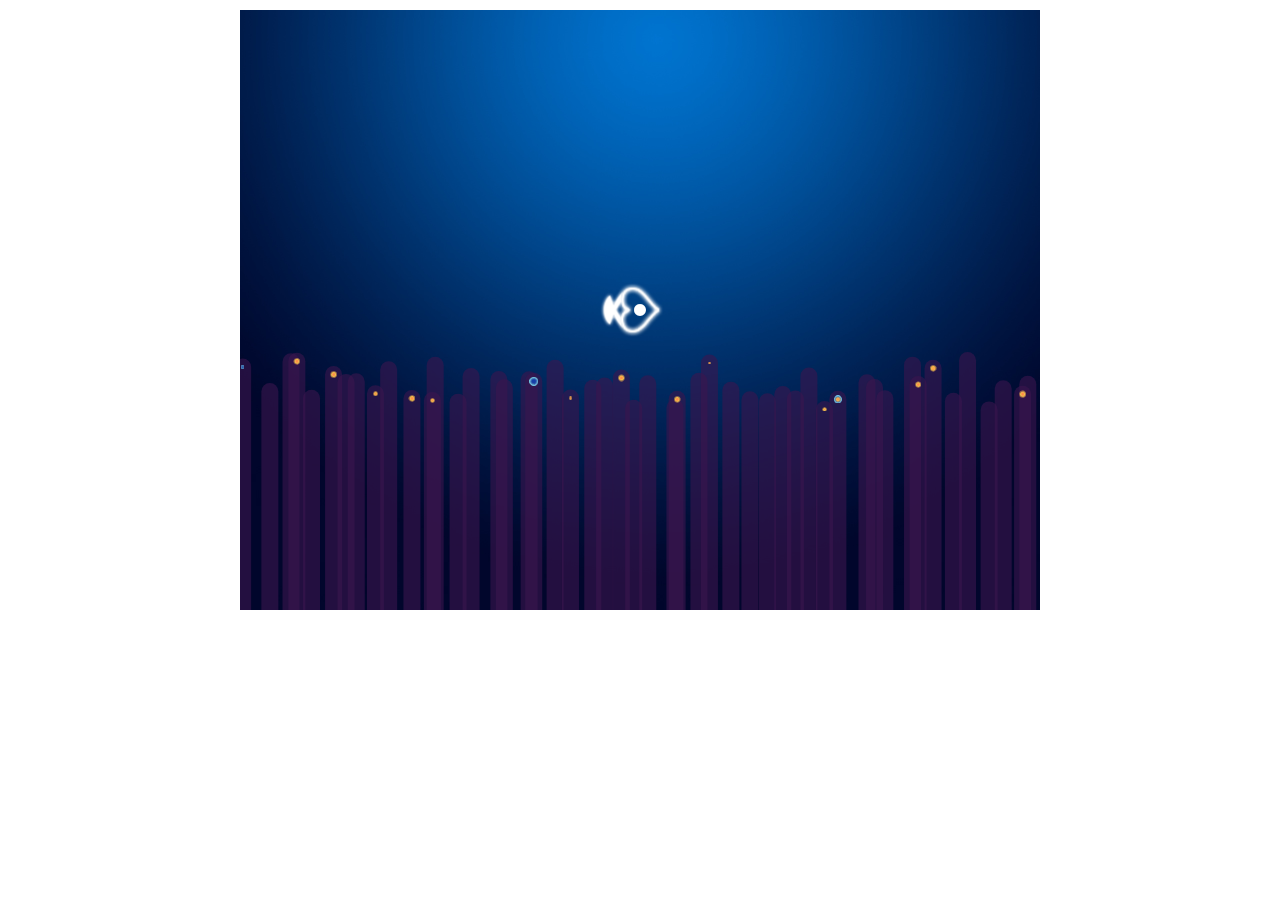
<file: fish-game/index.html>
<!DOCTYPE html>
<html lang="en">
<head>
    <meta charset="UTF-8">
    <title>fish-game</title>
    <link rel="stylesheet" href="./style/main.css">
</head>
<body>
    <div class="all_bg">
        <div id="all_canvas">
            <canvas id="canvas1" width="800" height="600"></canvas>
            <canvas id="canvas2" width="800" height="600"></canvas>
        </div>
    </div>
    <script src="./script/main.js"></script>
    <script src="./script/commonFunctions.js"></script>
    <script src="./script/background.js"></script>
    <script src="./script/ane.js"></script>
    <script src="./script/fruit.js"></script>
    <script src="./script/mom.js"></script>
</body>
</html>
</file>
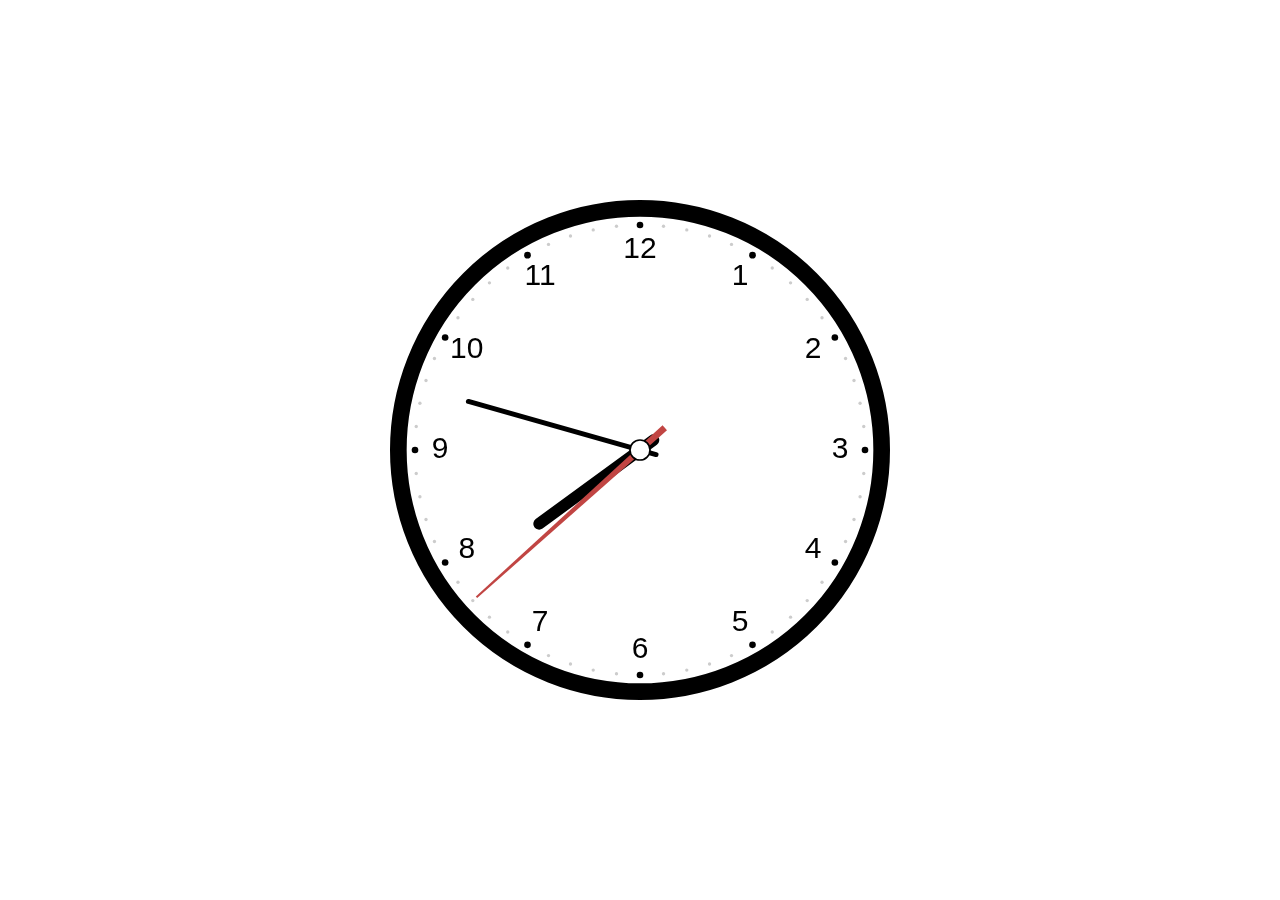
<file: clock/clock.html>
<!DOCTYPE html>
<html lang="en">
<head>
    <meta charset="UTF-8">
    <title>clock</title>
    <style>
        #clock{
            position: absolute; 
            left: 0; 
            top: 0; 
            right: 0; 
            bottom: 0;
            margin: auto;
        }
    </style>
</head>
<body>
    <div class="main">
        <div>
            <canvas id="clock" width="500px" height="500px">Your browser dose not support the canvas element!</canvas>
        </div>
    </div>
    <script src="./script/clock.js"></script>    
</body>
</html>
</file>
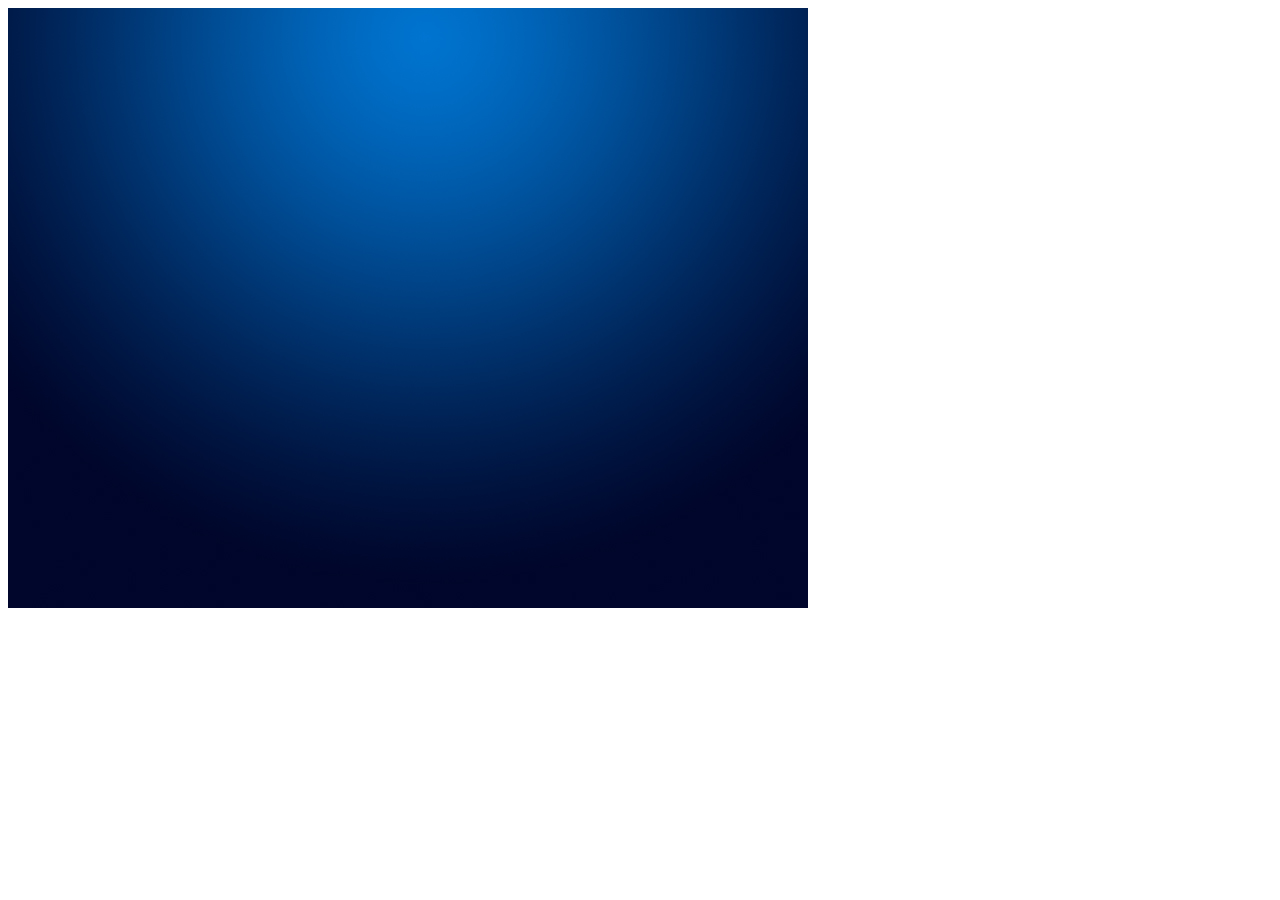
<file: fish-game/test.html>
<!DOCTYPE html>
<html lang="en">
<head>
    <meta charset="UTF-8">
    <title>test</title>
</head>
<body>
    <div class="mainbody">
        <canvas id="can1" width="800px" height="600px"></canvas>
    </div>
    <script src="./script/test.js"></script>
</body>
</html>
</file>
<file: fish-game/style/main.css>
body,div,canvas {
    margin: 0;
    padding: 0;
}
body {
    padding-top: 10px;
}
.all_bg {
    width: 800px;
    height: 600px;
    margin: 0 auto;
}
#all_canvas {
    position: relative;
    width: 800px;
    height: 600px;
    margin: 0;
}
#canvas1 {
    position: absolute;
    bottom: 0;
    left: 0;
    z-index: 1;
}
#canvas2 {
    position: absolute;
    bottom: 0;
    left: 0;
    z-index: 0;
}
</file>
